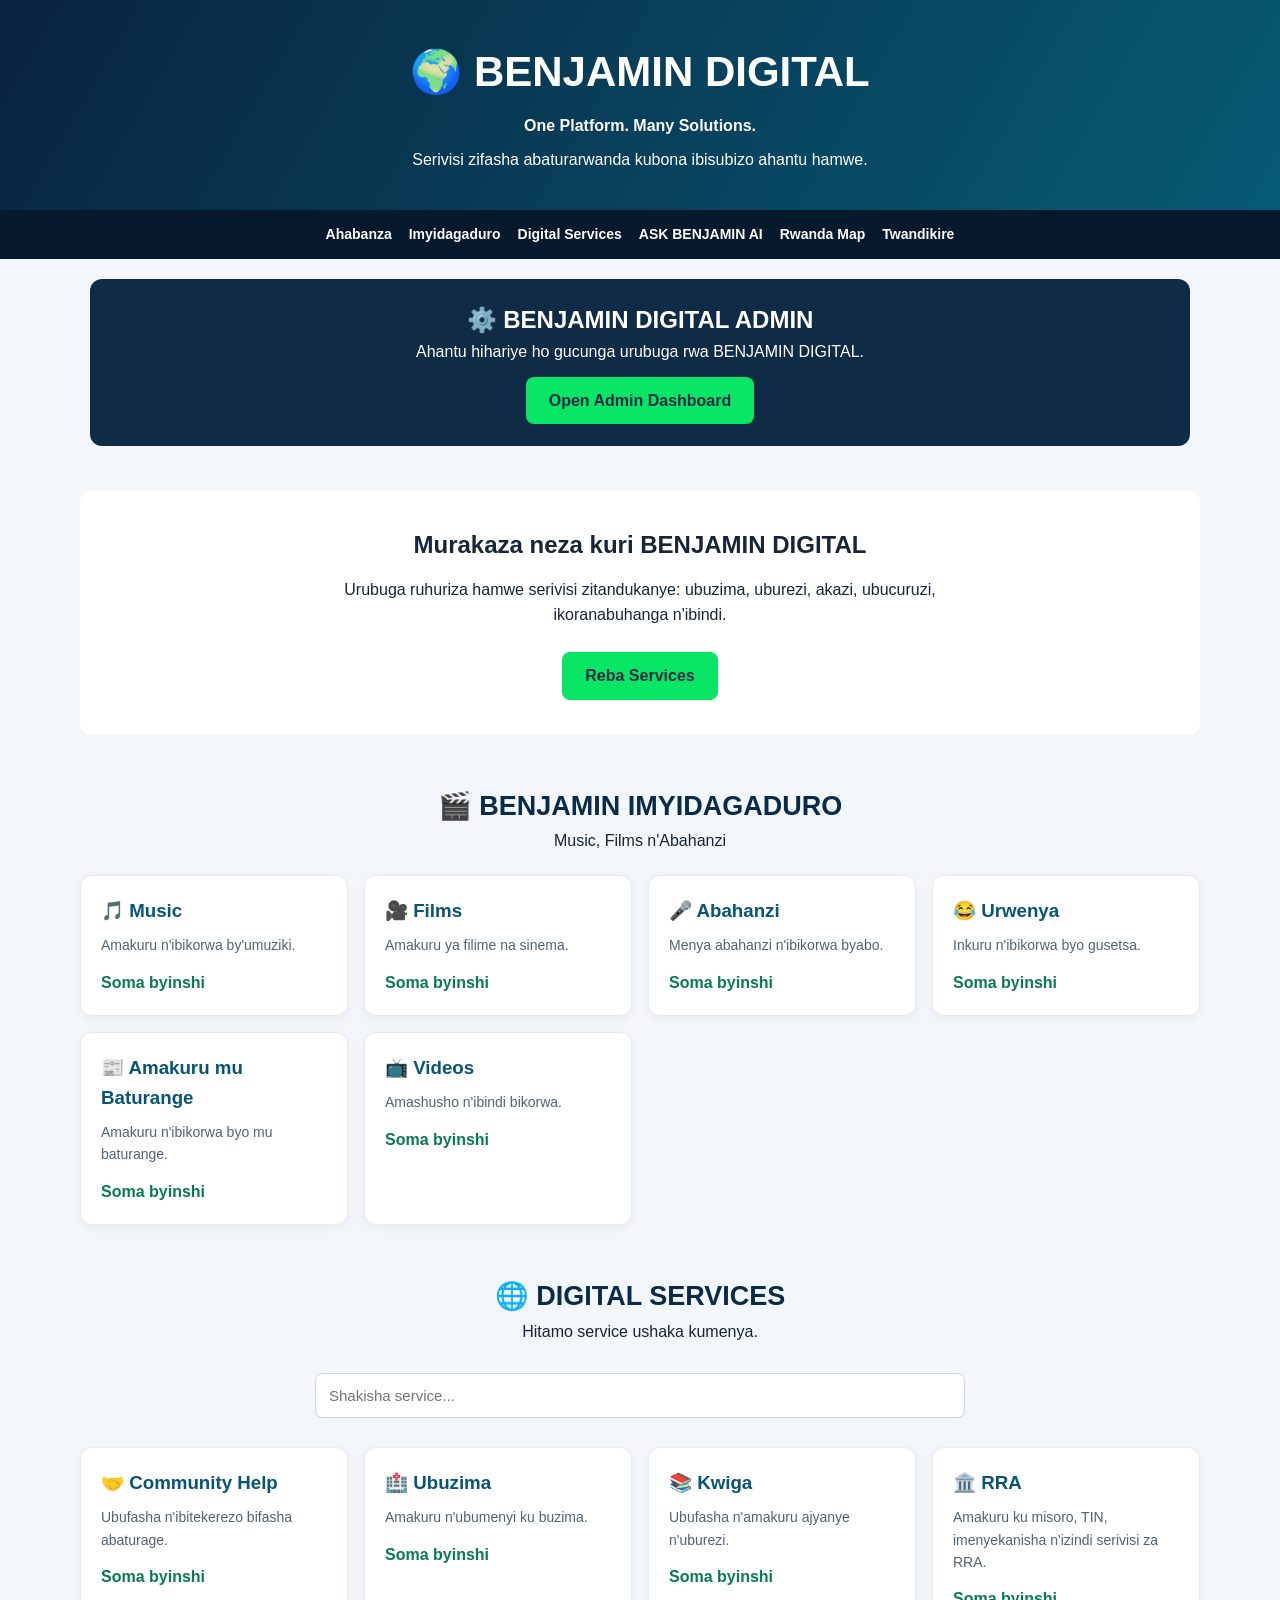
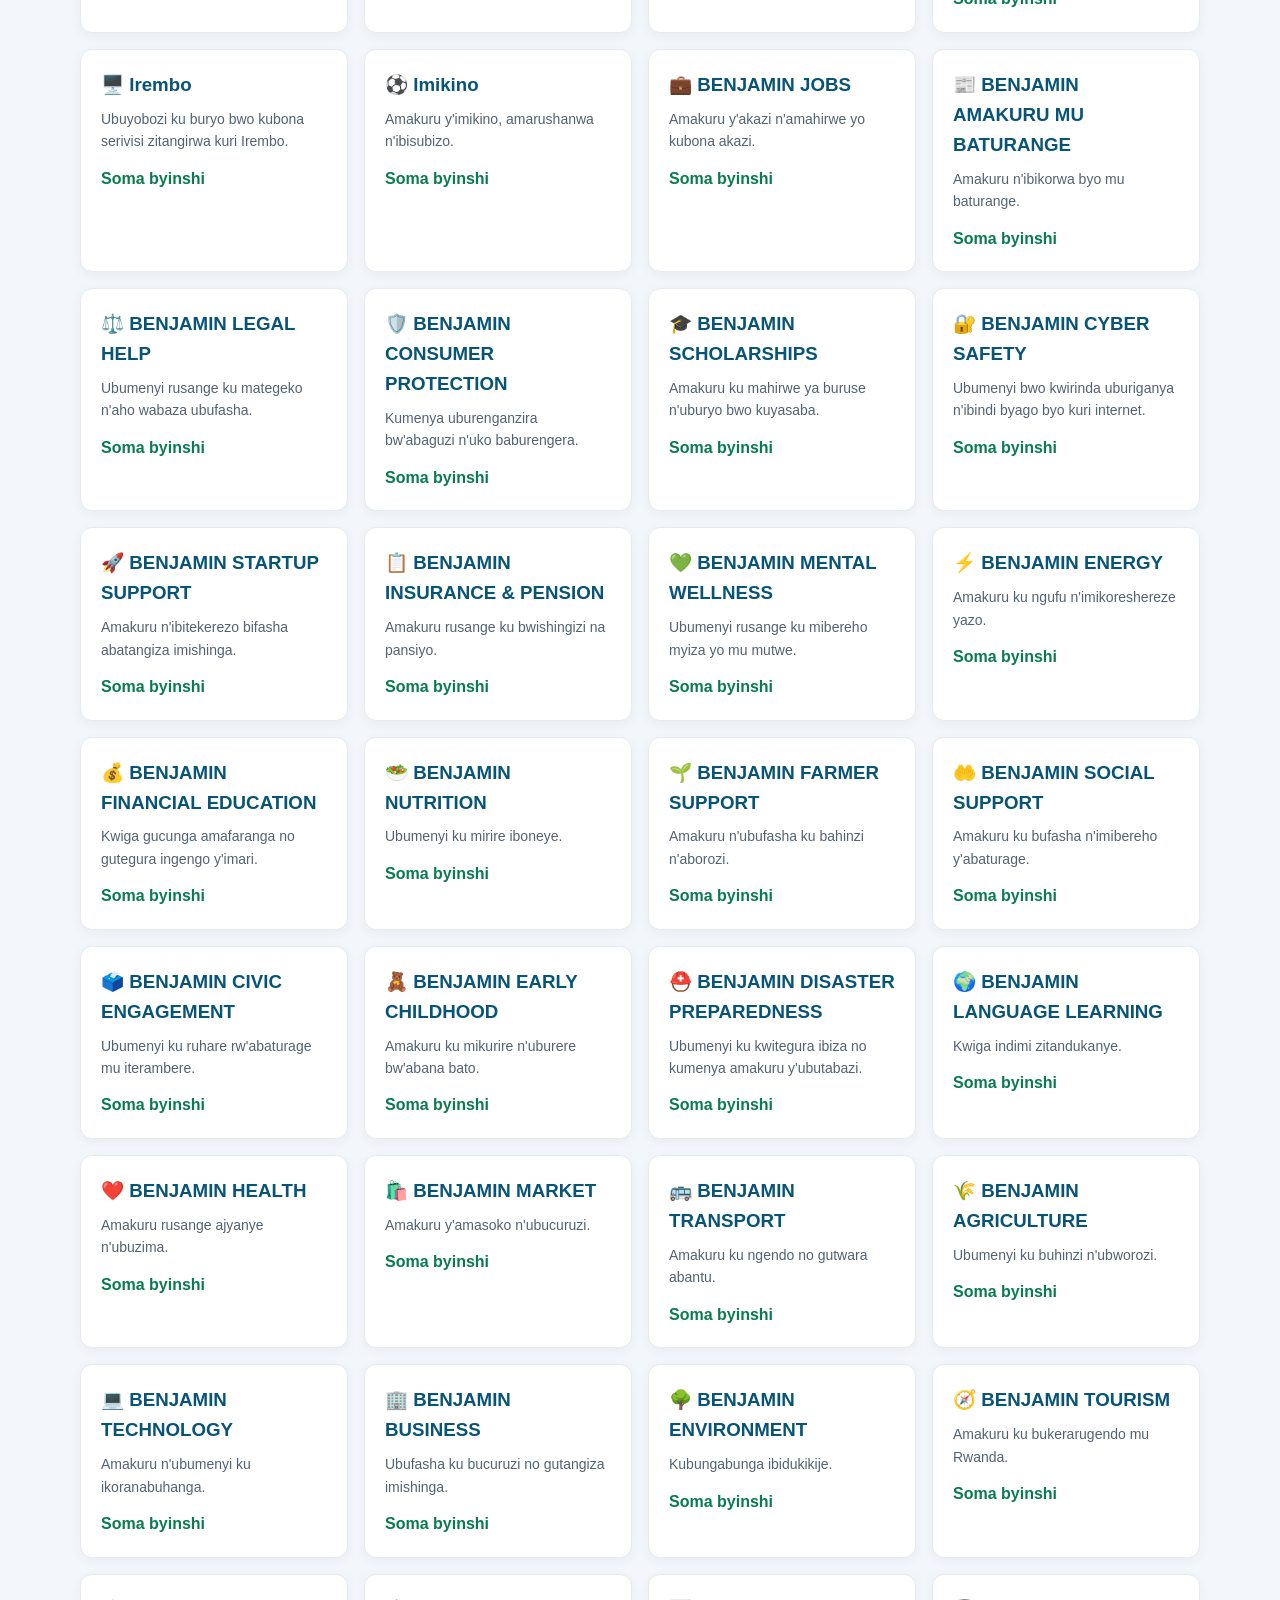
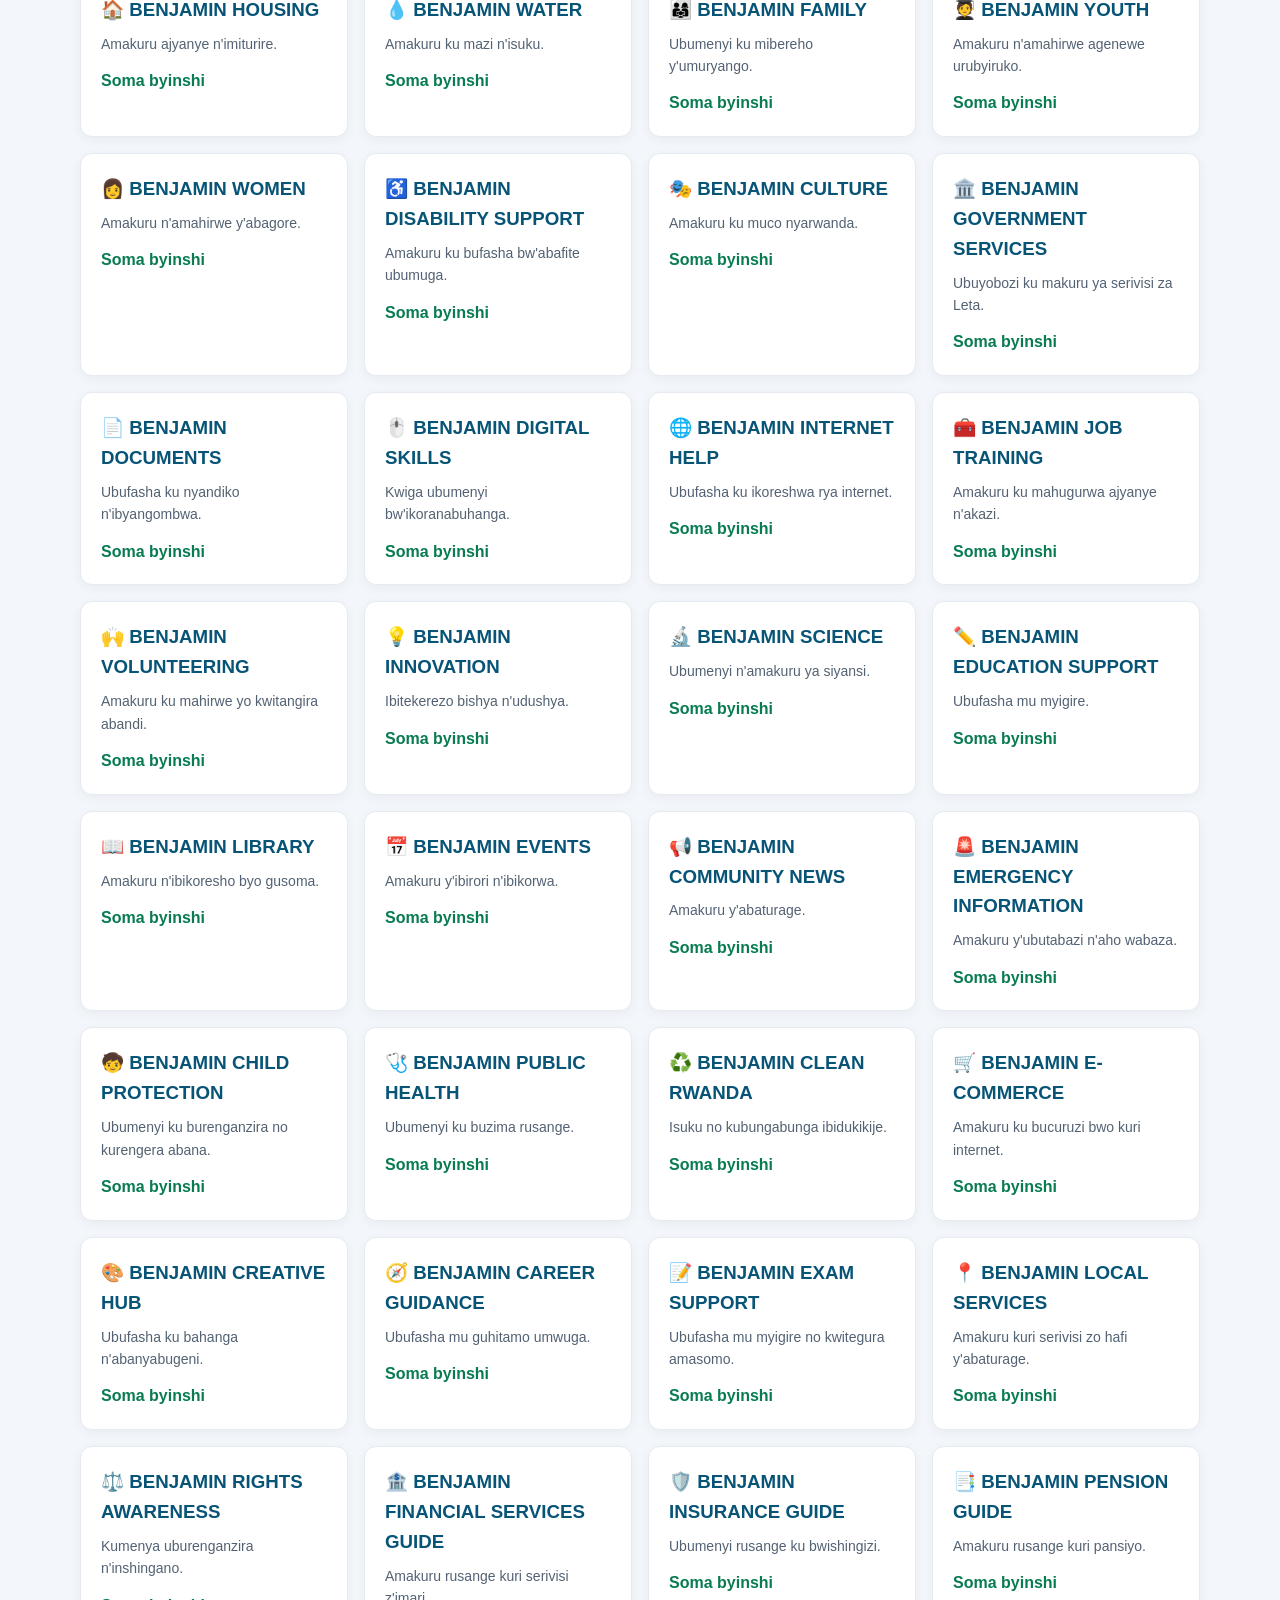
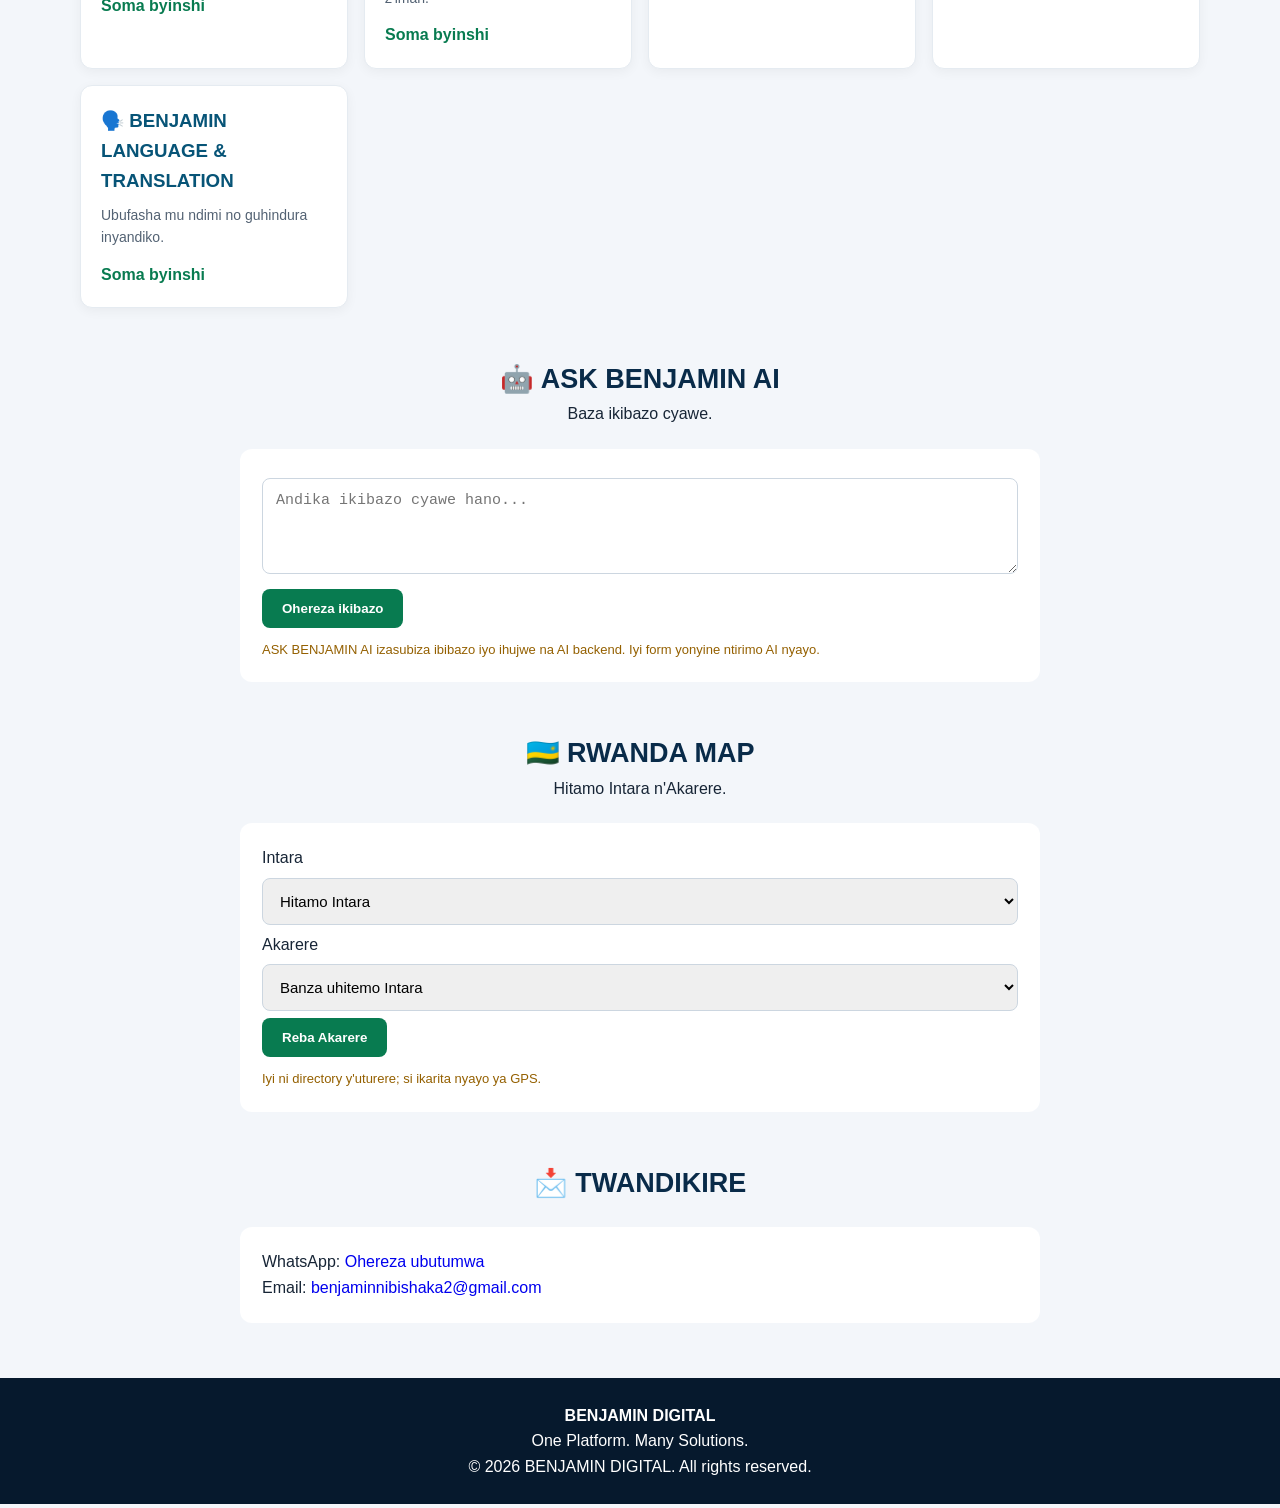
<file: index.html>
<!DOCTYPE html>
<html lang="rw">
<head>
<meta charset="UTF-8">
<meta name="viewport" content="width=device-width, initial-scale=1.0">
<title>BENJAMIN DIGITAL | One Platform. Many Solutions.</title>
<meta name="description" content="BENJAMIN DIGITAL ni urubuga ruhuriza hamwe serivisi zifasha abaturarwanda.">
<meta name="theme-color" content="#09233f">

<style>
*{box-sizing:border-box;margin:0;padding:0}
html{scroll-behavior:smooth}
body{font-family:Arial,sans-serif;background:#f3f6fa;color:#172536;line-height:1.6}
a{text-decoration:none}
header{background:linear-gradient(120deg,#09233f,#075b75);color:white;text-align:center;padding:38px 15px}
header h1{font-size:clamp(27px,5vw,42px)}
header p{margin-top:8px}
nav{background:#06192d;padding:13px;display:flex;justify-content:center;gap:17px;flex-wrap:wrap;position:sticky;top:0;z-index:10}
nav a{color:white;font-weight:bold;font-size:14px}
nav a:hover{color:#09e565}
.container{max-width:1150px;margin:auto;padding:25px 15px}
.admin-top{max-width:1100px;margin:20px auto;padding:22px;background:#102b46;color:white;border-radius:12px;text-align:center}
.admin-button,.main-button{display:inline-block;background:#09e565;color:#102b46;padding:11px 23px;border-radius:8px;font-weight:bold;margin-top:12px}
.section-title{text-align:center;margin-bottom:22px}
.section-title h2{color:#092b49;font-size:27px}
.hero{background:white;padding:35px 18px;border-radius:12px;text-align:center}
.hero p{max-width:700px;margin:12px auto}
.grid{display:grid;grid-template-columns:repeat(auto-fit,minmax(220px,1fr));gap:16px}
.card{background:white;padding:20px;border-radius:12px;border:1px solid #e5ebf1;box-shadow:0 3px 12px #0000000c}
.card h3{color:#075477;margin-bottom:8px}
.card p{font-size:14px;color:#536273}
.card a{display:inline-block;margin-top:13px;color:#087b50;font-weight:bold}
.search-area{max-width:650px;margin:0 auto 22px}
input,textarea,select{width:100%;padding:13px;border:1px solid #ccd6e0;border-radius:8px;font-size:15px;margin:7px 0}
button{background:#087b50;color:white;border:0;border-radius:8px;padding:12px 20px;font-weight:bold;cursor:pointer}
button:hover{background:#065f3d}
.details{max-width:800px;margin:25px auto;background:white;border-radius:12px;padding:24px;border:2px solid #09b66a}
.details h2{color:#075477;margin-bottom:12px}
.details p{margin:10px 0}
.ai-box,.map-box,.contact-box{background:white;padding:22px;border-radius:12px;max-width:800px;margin:auto}
.notice{font-size:13px;color:#946000;margin-top:12px}
footer{background:#06192d;color:white;text-align:center;padding:25px;margin-top:30px}
footer a{color:#09e565}
@media(max-width:600px){nav{gap:11px}nav a{font-size:12px}.container{padding:18px 12px}}
</style>
</head>

<body>

<header>
<h1>🌍 BENJAMIN DIGITAL</h1>
<p><strong>One Platform. Many Solutions.</strong></p>
<p>Serivisi zifasha abaturarwanda kubona ibisubizo ahantu hamwe.</p>
</header>

<nav>
<a href="#home">Ahabanza</a>
<a href="#entertainment">Imyidagaduro</a>
<a href="#services">Digital Services</a>
<a href="#ai">ASK BENJAMIN AI</a>
<a href="#map">Rwanda Map</a>
<a href="#contact">Twandikire</a>
</nav>

<section class="admin-top">
<h2>⚙️ BENJAMIN DIGITAL ADMIN</h2>
<p>Ahantu hihariye ho gucunga urubuga rwa BENJAMIN DIGITAL.</p>
<a href="admin.html" class="admin-button">Open Admin Dashboard</a>
</section>

<main>

<section id="home" class="container">
<div class="hero">
<h2>Murakaza neza kuri BENJAMIN DIGITAL</h2>
<p>Urubuga ruhuriza hamwe serivisi zitandukanye: ubuzima, uburezi, akazi, ubucuruzi, ikoranabuhanga n'ibindi.</p>
<a href="#services" class="main-button">Reba Services</a>
</div>
</section>

<section id="entertainment" class="container">
<div class="section-title">
<h2>🎬 BENJAMIN IMYIDAGADURO</h2>
<p>Music, Films n'Abahanzi</p>
</div>
<div class="grid">
<div class="card"><h3>🎵 Music</h3><p>Amakuru n'ibikorwa by'umuziki.</p><a href="music.html">Soma byinshi</a></div>
<div class="card"><h3>🎥 Films</h3><p>Amakuru ya filime na sinema.</p><a href="#contact">Soma byinshi</a></div>
<div class="card"><h3>🎤 Abahanzi</h3><p>Menya abahanzi n'ibikorwa byabo.</p><a href="#contact">Soma byinshi</a></div>
<div class="card"><h3>😂 Urwenya</h3><p>Inkuru n'ibikorwa byo gusetsa.</p><a href="#contact">Soma byinshi</a></div>
<div class="card"><h3>📰 Amakuru mu Baturange</h3><p>Amakuru n'ibikorwa byo mu baturange.</p><a href="#contact">Soma byinshi</a></div>
<div class="card"><h3>📺 Videos</h3><p>Amashusho n'ibindi bikorwa.</p><a href="#contact">Soma byinshi</a></div>
</div>
</section>

<section id="services" class="container">
<div class="section-title">
<h2>🌐 DIGITAL SERVICES</h2>
<p>Hitamo service ushaka kumenya.</p>
</div>
<div class="search-area">
<input id="serviceSearch" type="search" placeholder="Shakisha service..." oninput="searchServices()">
</div>
<div id="serviceCards" class="grid"></div>
<p id="noResults" style="display:none;text-align:center">Nta service ibonetse.</p>
<div id="serviceDetails"></div>
</section>

<section id="ai" class="container">
<div class="section-title">
<h2>🤖 ASK BENJAMIN AI</h2>
<p>Baza ikibazo cyawe.</p>
</div>
<div class="ai-box">
<form id="aiForm">
<textarea id="question" rows="4" placeholder="Andika ikibazo cyawe hano..." required></textarea>
<button type="submit">Ohereza ikibazo</button>
</form>
<p id="aiAnswer" aria-live="polite"></p>
<p class="notice">ASK BENJAMIN AI izasubiza ibibazo iyo ihujwe na AI backend. Iyi form yonyine ntirimo AI nyayo.</p>
</div>
</section>

<section id="map" class="container">
<div class="section-title">
<h2>🇷🇼 RWANDA MAP</h2>
<p>Hitamo Intara n'Akarere.</p>
</div>
<div class="map-box">
<label>Intara</label>
<select id="province" onchange="updateDistricts()">
<option value="">Hitamo Intara</option>
<option value="Kigali">Umujyi wa Kigali</option>
<option value="South">Intara y'Amajyepfo</option>
<option value="North">Intara y'Amajyaruguru</option>
<option value="East">Intara y'Iburasirazuba</option>
<option value="West">Intara y'Iburengerazuba</option>
</select>
<label>Akarere</label>
<select id="district"><option value="">Banza uhitemo Intara</option></select>
<button onclick="showLocation()">Reba Akarere</button>
<p id="mapResult"></p>
<p class="notice">Iyi ni directory y'uturere; si ikarita nyayo ya GPS.</p>
</div>
</section>

<section id="contact" class="container">
<div class="section-title"><h2>📩 TWANDIKIRE</h2></div>
<div class="contact-box">
<p>WhatsApp: <a href="https://wa.me/250738280217">Ohereza ubutumwa</a></p>
<p>Email: <a href="mailto:benjaminnibishaka2@gmail.com">benjaminnibishaka2@gmail.com</a></p>
</div>
</section>

</main>

<footer>
<p><strong>BENJAMIN DIGITAL</strong></p>
<p>One Platform. Many Solutions.</p>
<p>© <span id="year"></span> BENJAMIN DIGITAL. All rights reserved.</p>
</footer>

<script>
const services = [
["Community Help","🤝","Ubufasha n'ibitekerezo bifasha abaturage."],
["Ubuzima","🏥","Amakuru n'ubumenyi ku buzima."],
["Kwiga","📚","Ubufasha n'amakuru ajyanye n'uburezi."],
["RRA","🏛️","Amakuru ku misoro, TIN, imenyekanisha n'izindi serivisi za RRA."],
["Irembo","🖥️","Ubuyobozi ku buryo bwo kubona serivisi zitangirwa kuri Irembo."],
["Imikino","⚽","Amakuru y'imikino, amarushanwa n'ibisubizo."],
["BENJAMIN JOBS","💼","Amakuru y'akazi n'amahirwe yo kubona akazi."],
["BENJAMIN AMAKURU MU BATURANGE","📰","Amakuru n'ibikorwa byo mu baturange."],
["BENJAMIN LEGAL HELP","⚖️","Ubumenyi rusange ku mategeko n'aho wabaza ubufasha."],
["BENJAMIN CONSUMER PROTECTION","🛡️","Kumenya uburenganzira bw'abaguzi n'uko baburengera."],
["BENJAMIN SCHOLARSHIPS","🎓","Amakuru ku mahirwe ya buruse n'uburyo bwo kuyasaba."],
["BENJAMIN CYBER SAFETY","🔐","Ubumenyi bwo kwirinda uburiganya n'ibindi byago byo kuri internet."],
["BENJAMIN STARTUP SUPPORT","🚀","Amakuru n'ibitekerezo bifasha abatangiza imishinga."],
["BENJAMIN INSURANCE & PENSION","📋","Amakuru rusange ku bwishingizi na pansiyo."],
["BENJAMIN MENTAL WELLNESS","💚","Ubumenyi rusange ku mibereho myiza yo mu mutwe."],
["BENJAMIN ENERGY","⚡","Amakuru ku ngufu n'imikoreshereze yazo."],
["BENJAMIN FINANCIAL EDUCATION","💰","Kwiga gucunga amafaranga no gutegura ingengo y'imari."],
["BENJAMIN NUTRITION","🥗","Ubumenyi ku mirire iboneye."],
["BENJAMIN FARMER SUPPORT","🌱","Amakuru n'ubufasha ku bahinzi n'aborozi."],
["BENJAMIN SOCIAL SUPPORT","🤲","Amakuru ku bufasha n'imibereho y'abaturage."],
["BENJAMIN CIVIC ENGAGEMENT","🗳️","Ubumenyi ku ruhare rw'abaturage mu iterambere."],
["BENJAMIN EARLY CHILDHOOD","🧸","Amakuru ku mikurire n'uburere bw'abana bato."],
["BENJAMIN DISASTER PREPAREDNESS","⛑️","Ubumenyi ku kwitegura ibiza no kumenya amakuru y'ubutabazi."],
["BENJAMIN LANGUAGE LEARNING","🌍","Kwiga indimi zitandukanye."],
["BENJAMIN HEALTH","❤️","Amakuru rusange ajyanye n'ubuzima."],
["BENJAMIN MARKET","🛍️","Amakuru y'amasoko n'ubucuruzi."],
["BENJAMIN TRANSPORT","🚌","Amakuru ku ngendo no gutwara abantu."],
["BENJAMIN AGRICULTURE","🌾","Ubumenyi ku buhinzi n'ubworozi."],
["BENJAMIN TECHNOLOGY","💻","Amakuru n'ubumenyi ku ikoranabuhanga."],
["BENJAMIN BUSINESS","🏢","Ubufasha ku bucuruzi no gutangiza imishinga."],
["BENJAMIN ENVIRONMENT","🌳","Kubungabunga ibidukikije."],
["BENJAMIN TOURISM","🧭","Amakuru ku bukerarugendo mu Rwanda."],
["BENJAMIN HOUSING","🏠","Amakuru ajyanye n'imiturire."],
["BENJAMIN WATER","💧","Amakuru ku mazi n'isuku."],
["BENJAMIN FAMILY","👨‍👩‍👧","Ubumenyi ku mibereho y'umuryango."],
["BENJAMIN YOUTH","🧑‍🎓","Amakuru n'amahirwe agenewe urubyiruko."],
["BENJAMIN WOMEN","👩","Amakuru n'amahirwe y'abagore."],
["BENJAMIN DISABILITY SUPPORT","♿","Amakuru ku bufasha bw'abafite ubumuga."],
["BENJAMIN CULTURE","🎭","Amakuru ku muco nyarwanda."],
["BENJAMIN GOVERNMENT SERVICES","🏛️","Ubuyobozi ku makuru ya serivisi za Leta."],
["BENJAMIN DOCUMENTS","📄","Ubufasha ku nyandiko n'ibyangombwa."],
["BENJAMIN DIGITAL SKILLS","🖱️","Kwiga ubumenyi bw'ikoranabuhanga."],
["BENJAMIN INTERNET HELP","🌐","Ubufasha ku ikoreshwa rya internet."],
["BENJAMIN JOB TRAINING","🧰","Amakuru ku mahugurwa ajyanye n'akazi."],
["BENJAMIN VOLUNTEERING","🙌","Amakuru ku mahirwe yo kwitangira abandi."],
["BENJAMIN INNOVATION","💡","Ibitekerezo bishya n'udushya."],
["BENJAMIN SCIENCE","🔬","Ubumenyi n'amakuru ya siyansi."],
["BENJAMIN EDUCATION SUPPORT","✏️","Ubufasha mu myigire."],
["BENJAMIN LIBRARY","📖","Amakuru n'ibikoresho byo gusoma."],
["BENJAMIN EVENTS","📅","Amakuru y'ibirori n'ibikorwa."],
["BENJAMIN COMMUNITY NEWS","📢","Amakuru y'abaturage."],
["BENJAMIN EMERGENCY INFORMATION","🚨","Amakuru y'ubutabazi n'aho wabaza."],
["BENJAMIN CHILD PROTECTION","🧒","Ubumenyi ku burenganzira no kurengera abana."],
["BENJAMIN PUBLIC HEALTH","🩺","Ubumenyi ku buzima rusange."],
["BENJAMIN CLEAN RWANDA","♻️","Isuku no kubungabunga ibidukikije."],
["BENJAMIN E-COMMERCE","🛒","Amakuru ku bucuruzi bwo kuri internet."],
["BENJAMIN CREATIVE HUB","🎨","Ubufasha ku bahanga n'abanyabugeni."],
["BENJAMIN CAREER GUIDANCE","🧭","Ubufasha mu guhitamo umwuga."],
["BENJAMIN EXAM SUPPORT","📝","Ubufasha mu myigire no kwitegura amasomo."],
["BENJAMIN LOCAL SERVICES","📍","Amakuru kuri serivisi zo hafi y'abaturage."],
["BENJAMIN RIGHTS AWARENESS","⚖️","Kumenya uburenganzira n'inshingano."],
["BENJAMIN FINANCIAL SERVICES GUIDE","🏦","Amakuru rusange kuri serivisi z'imari."],
["BENJAMIN INSURANCE GUIDE","🛡️","Ubumenyi rusange ku bwishingizi."],
["BENJAMIN PENSION GUIDE","📑","Amakuru rusange kuri pansiyo."],
["BENJAMIN LANGUAGE & TRANSLATION","🗣️","Ubufasha mu ndimi no guhindura inyandiko."]
];

function renderServices(list){
 const area=document.getElementById("serviceCards");
 area.innerHTML="";
 list.forEach(service=>{
  const card=document.createElement("article");
  card.className="card";
  const title=document.createElement("h3");
  title.textContent=service[1]+" "+service[0];
  const desc=document.createElement("p");
  desc.textContent=service[2];
  const link=document.createElement("a");
  link.href="#serviceDetails";
  link.textContent="Soma byinshi";
  link.addEventListener("click",()=>showServiceDetails(service));
  card.append(title,desc,link);
  area.appendChild(card);
 });
 document.getElementById("noResults").style.display=list.length?"none":"block";
}

function showServiceDetails(service){
 const area=document.getElementById("serviceDetails");
 area.innerHTML="";
 const box=document.createElement("div");
 box.className="details";
 const title=document.createElement("h2");
 title.textContent=service[1]+" "+service[0];
 const desc=document.createElement("p");
 desc.textContent=service[2];
 const explanation=document.createElement("p");
 explanation.textContent="Iyi service igamije gufasha abaturarwanda kubona amakuru, ubumenyi n'ubuyobozi bijyanye na "+service[0]+". Ishobora kugufasha kumenya serivisi ziboneka, aho wazisabira n'ibyo ugomba gutegura. Menya ko amakuru yihariye ashobora guhinduka; ujye unagenzura ku rwego rubifitiye ububasha.";
 const close=document.createElement("button");
 close.textContent="Funga";
 close.addEventListener("click",()=>{area.innerHTML="";});
 box.append(title,desc,explanation,close);
 area.appendChild(box);
 box.scrollIntoView({behavior:"smooth",block:"center"});
}

function searchServices(){
 const q=document.getElementById("serviceSearch").value.toLowerCase().trim();
 renderServices(services.filter(s=>s.join(" ").toLowerCase().includes(q)));
}
renderServices(services);
document.getElementById("year").textContent=new Date().getFullYear();

document.getElementById("aiForm").addEventListener("submit",function(e){
 e.preventDefault();
 const q=document.getElementById("question").value.trim();
 if(!q)return;
 document.getElementById("aiAnswer").textContent="Murakoze kubaza. ASK BENJAMIN AI ntirahuza na AI backend. Iki kibazo kizajya gisubizwa iyo AI nyayo imaze guhuzwa n'urubuga.";
});

const districts={
 Kigali:["Gasabo","Kicukiro","Nyarugenge"],
 South:["Gisagara","Huye","Kamonyi","Muhanga","Nyamagabe","Nyanza","Nyaruguru","Ruhango"],
 North:["Burera","Gakenke","Gicumbi","Musanze","Rulindo"],
 East:["Bugesera","Gatsibo","Kayonza","Kirehe","Ngoma","Nyagatare","Rwamagana"],
 West:["Karongi","Ngororero","Nyabihu","Nyamasheke","Rubavu","Rusizi","Rutsiro"]
};

function updateDistricts(){
 const p=document.getElementById("province").value;
 const d=document.getElementById("district");
 d.innerHTML='<option value="">Hitamo Akarere</option>';
 (districts[p]||[]).forEach(name=>{
  const option=document.createElement("option");
  option.value=name;
  option.textContent=name;
  d.appendChild(option);
 });
}
function showLocation(){
 const d=document.getElementById("district").value;
 document.getElementById("mapResult").textContent=d?"Wahisemo Akarere ka "+d+".":"Banza uhitemo Intara n'Akarere.";
}
</script>
</body>
</html>
</file>
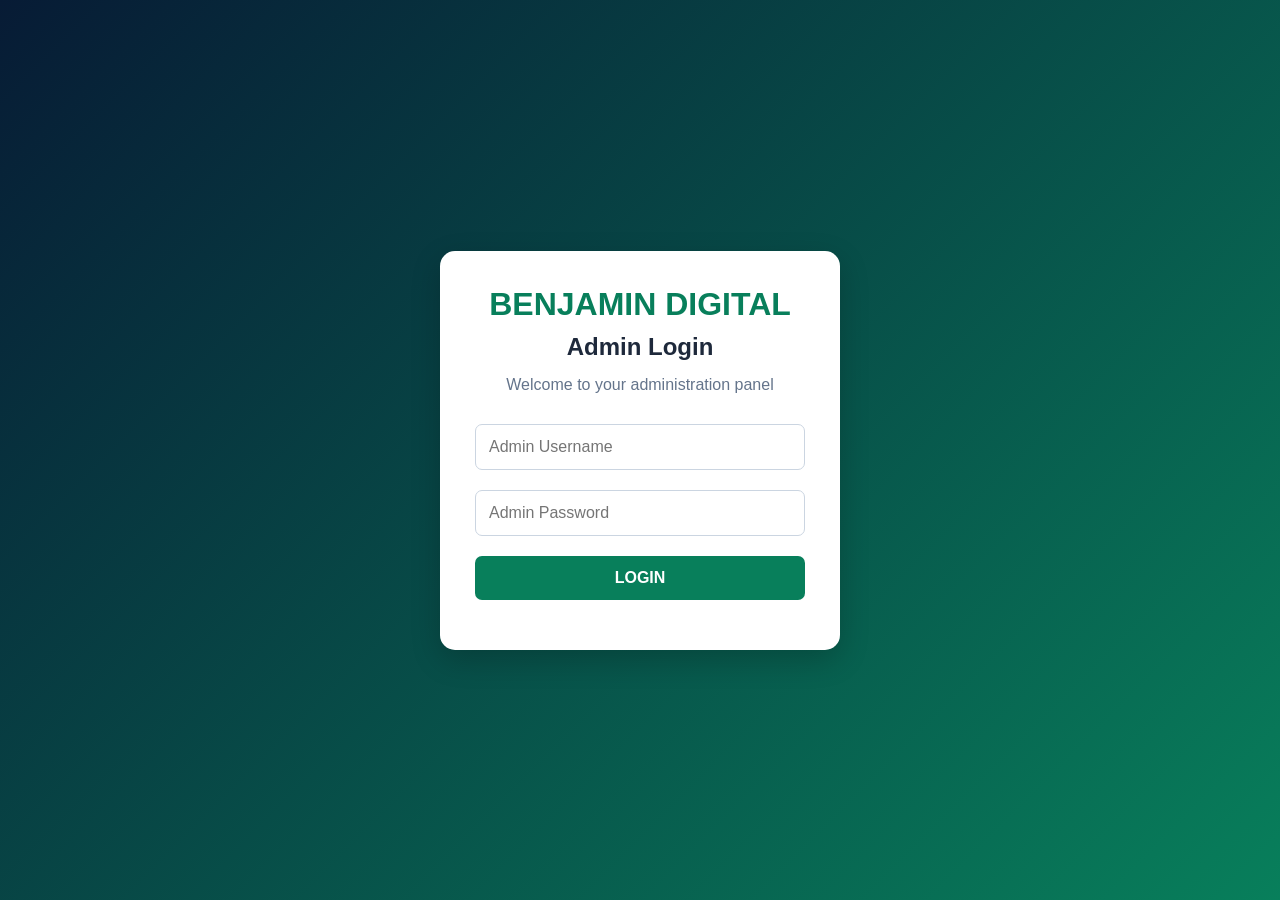
<file: admin.html>
<!DOCTYPE html>
<html lang="rw">

<head>
    <meta charset="UTF-8">
    <meta name="viewport" content="width=device-width, initial-scale=1.0">

    <title>BENJAMIN DIGITAL | Admin Dashboard</title>

    <style>
        * {
            margin: 0;
            padding: 0;
            box-sizing: border-box;
            font-family: Arial, sans-serif;
        }

        body {
            background: #f1f5f9;
            color: #1e293b;
        }

        button, input, textarea, select {
            font: inherit;
        }

        button {
            cursor: pointer;
        }

        /* LOGIN */

        #loginPage {
            min-height: 100vh;
            display: flex;
            align-items: center;
            justify-content: center;
            padding: 20px;
            background: linear-gradient(135deg, #071b35, #087f5b);
        }

        .login-box {
            background: white;
            padding: 35px;
            border-radius: 15px;
            width: 100%;
            max-width: 400px;
            text-align: center;
            box-shadow: 0 10px 30px #0003;
        }

        .login-box h1 {
            color: #087f5b;
            margin-bottom: 10px;
        }

        .login-box h2 {
            margin-bottom: 15px;
        }

        .login-box p {
            color: #64748b;
            margin-bottom: 20px;
        }

        .login-box input {
            width: 100%;
            padding: 13px;
            margin: 10px 0;
            border: 1px solid #cbd5e1;
            border-radius: 7px;
        }

        .login-btn {
            width: 100%;
            padding: 13px;
            background: #087f5b;
            color: white;
            border: none;
            border-radius: 7px;
            margin-top: 10px;
            font-weight: bold;
        }

        #loginMessage {
            color: red;
            margin-top: 15px;
        }

        /* HEADER */

        header {
            background: #071b35;
            color: white;
            padding: 20px 30px;
            display: flex;
            justify-content: space-between;
            align-items: center;
            flex-wrap: wrap;
            gap: 15px;
        }

        header h2 {
            color: #10b981;
        }

        .logout {
            background: #ef4444;
            color: white;
            border: none;
            padding: 12px 18px;
            border-radius: 7px;
        }

        /* LAYOUT */

        #dashboard {
            display: none;
        }

        .layout {
            display: flex;
            min-height: calc(100vh - 75px);
        }

        aside {
            width: 230px;
            background: #10243e;
            padding: 25px 15px;
            flex-shrink: 0;
        }

        aside button {
            display: block;
            width: 100%;
            text-align: left;
            background: transparent;
            color: white;
            border: none;
            padding: 14px;
            border-radius: 7px;
            margin-bottom: 8px;
        }

        aside button:hover,
        aside button.active {
            background: #087f5b;
        }

        main {
            flex: 1;
            padding: 30px;
            min-width: 0;
        }

        .content {
            display: none;
        }

        .content.active {
            display: block;
        }

        .welcome {
            margin-bottom: 25px;
        }

        .welcome h1 {
            margin-bottom: 10px;
        }

        /* DASHBOARD CARDS */

        .cards {
            display: grid;
            grid-template-columns: repeat(auto-fit, minmax(180px, 1fr));
            gap: 20px;
            margin-bottom: 30px;
        }

        .card {
            background: white;
            padding: 25px;
            border-radius: 12px;
            box-shadow: 0 3px 10px #00000008;
        }

        .card h3 {
            color: #64748b;
            font-size: 15px;
            margin-bottom: 15px;
        }

        .card h1 {
            color: #087f5b;
            font-size: 30px;
            margin-bottom: 8px;
        }

        .card p {
            color: #64748b;
            font-size: 13px;
        }

        /* SECTIONS */

        .section {
            background: white;
            padding: 25px;
            border-radius: 12px;
            margin-bottom: 20px;
        }

        .section h2 {
            margin-bottom: 18px;
        }

        .section p {
            line-height: 1.8;
        }

        .green-btn {
            background: #087f5b;
            color: white;
            border: none;
            padding: 12px 18px;
            border-radius: 7px;
            margin-top: 15px;
        }

        .blue-btn {
            background: #2563eb;
            color: white;
            border: none;
            padding: 12px 18px;
            border-radius: 7px;
            margin-top: 15px;
        }

        .red-btn {
            background: #dc2626;
            color: white;
            border: none;
            padding: 10px 15px;
            border-radius: 7px;
        }

        /* SERVICES */

        .service-list {
            display: grid;
            grid-template-columns: repeat(auto-fit, minmax(190px, 1fr));
            gap: 12px;
            margin-top: 20px;
        }

        .service {
            background: #f1f5f9;
            padding: 15px;
            border-radius: 8px;
            border-left: 4px solid #087f5b;
        }

        .service p {
            font-size: 13px;
            color: #64748b;
        }

        .service-search {
            width: 100%;
            padding: 13px;
            border: 1px solid #cbd5e1;
            border-radius: 7px;
            margin-top: 15px;
        }

        /* FORMS */

        .admin-form input,
        .admin-form textarea,
        .admin-form select {
            width: 100%;
            padding: 12px;
            margin: 8px 0;
            border: 1px solid #cbd5e1;
            border-radius: 7px;
        }

        /* TABLE */

        .table-wrap {
            overflow-x: auto;
        }

        table {
            width: 100%;
            border-collapse: collapse;
            margin-top: 15px;
        }

        th, td {
            padding: 13px;
            border-bottom: 1px solid #e2e8f0;
            text-align: left;
        }

        th {
            background: #f1f5f9;
        }

        /* STATUS */

        .status {
            display: inline-block;
            background: #dcfce7;
            color: #166534;
            padding: 5px 10px;
            border-radius: 20px;
            font-size: 12px;
        }

        .notice {
            background: #fff7ed;
            border-left: 4px solid #f59e0b;
            padding: 15px;
            border-radius: 5px;
            margin-top: 15px;
        }

        footer {
            text-align: center;
            padding: 20px;
            color: #64748b;
        }

        /* MOBILE */

        @media (max-width: 700px) {

            .layout {
                flex-direction: column;
            }

            aside {
                width: 100%;
                display: flex;
                flex-wrap: wrap;
                padding: 12px;
            }

            aside button {
                width: auto;
                margin: 3px;
                font-size: 13px;
                padding: 10px;
            }

            main {
                padding: 15px;
            }

            header {
                padding: 18px;
            }

            .section {
                padding: 18px;
            }
        }
    </style>
</head>

<body>

    <!-- LOGIN PAGE -->

    <div id="loginPage">

        <div class="login-box">

            <h1>BENJAMIN DIGITAL</h1>

            <h2>Admin Login</h2>

            <p>Welcome to your administration panel</p>

            <form id="loginForm">

                <input
                    type="text"
                    id="username"
                    placeholder="Admin Username"
                    required
                >

                <input
                    type="password"
                    id="password"
                    placeholder="Admin Password"
                    required
                >

                <button type="submit" class="login-btn">
                    LOGIN
                </button>

            </form>

            <div id="loginMessage"></div>

        </div>

    </div>


    <!-- ADMIN DASHBOARD -->

    <div id="dashboard">

        <header>

            <div>
                <h2>BENJAMIN DIGITAL</h2>
                <p>Administration Dashboard</p>
            </div>

            <button class="logout" onclick="logout()">
                Logout
            </button>

        </header>


        <div class="layout">


            <!-- SIDEBAR -->

            <aside>

                <button class="active" onclick="showSection('home', this)">
                    🏠 Dashboard
                </button>

                <button onclick="showSection('services', this)">
                    🛠️ Services
                </button>

                <button onclick="showSection('visitors', this)">
                    📊 Website Visitors
                </button>

                <button onclick="showSection('comments', this)">
                    💬 Comments
                </button>

                <button onclick="showSection('ai', this)">
                    🤖 ASK BENJAMIN AI
                </button>

                <button onclick="showSection('settings', this)">
                    ⚙️ Settings
                </button>

                <button onclick="window.open('index.html', '_blank')">
                    🌐 Visit Website
                </button>

            </aside>


            <!-- MAIN CONTENT -->

            <main>


                <!-- HOME DASHBOARD -->

                <div id="home" class="content active">

                    <div class="welcome">

                        <h1>Welcome, Admin!</h1>

                        <p>
                            Manage your BENJAMIN DIGITAL platform
                            from one place.
                        </p>

                    </div>


                    <div class="cards">

                        <div class="card">

                            <h3>🛠️ Total Services</h3>

                            <h1 id="totalServices">84+</h1>

                            <p>Planned platform services</p>

                        </div>


                        <div class="card">

                            <h3>👥 Total Visitors</h3>

                            <h1 id="totalVisitors">--</h1>

                            <p>All-time visitors</p>

                        </div>


                        <div class="card">

                            <h3>📅 Today's Visitors</h3>

                            <h1 id="todayVisitors">--</h1>

                            <p>Visitors today</p>

                        </div>


                        <div class="card">

                            <h3>🟢 Active Visitors</h3>

                            <h1 id="activeVisitors">--</h1>

                            <p>Last 30 minutes</p>

                        </div>


                        <div class="card">

                            <h3>📄 Page Views</h3>

                            <h1 id="pageViews">--</h1>

                            <p>Total pages viewed</p>

                        </div>


                        <div class="card">

                            <h3>🌐 Website Status</h3>

                            <h1 style="font-size:20px;">Online</h1>

                            <p>Platform status</p>

                        </div>

                    </div>


                    <div class="section">

                        <h2>Platform Overview</h2>

                        <p>
                            BENJAMIN DIGITAL is an all-in-one platform
                            designed to help Rwandans access useful
                            digital services.
                        </p>

                        <p>
                            Vision: One Platform. Many Solutions.
                        </p>

                        <p>
                            ASK BENJAMIN AI: Your digital assistant.
                        </p>

                    </div>


                    <div class="section">

                        <h2>📈 Website Traffic</h2>

                        <p>
                            Monitor visitors and traffic on
                            BENJAMIN DIGITAL.
                        </p>

                        <button class="green-btn"
                            onclick="openAnalytics()">

                            Open Google Analytics

                        </button>

                    </div>

                </div>


                <!-- SERVICES -->

                <div id="services" class="content">

                    <div class="section">

                        <h2>🛠️ Manage Services</h2>

                        <p>
                            Search and view the services planned
                            for BENJAMIN DIGITAL.
                        </p>

                        <input
                            type="text"
                            id="serviceSearch"
                            class="service-search"
                            placeholder="Search services..."
                            oninput="searchServices()"
                        >

                        <div class="service-list" id="serviceList">

                            <div class="service">ASK BENJAMIN AI</div>
                            <div class="service">BENJAMIN HEALTH</div>
                            <div class="service">BENJAMIN MARKET</div>
                            <div class="service">BENJAMIN JOBS</div>
                            <div class="service">BENJAMIN EDUCATION</div>
                            <div class="service">BENJAMIN TRANSPORT</div>
                            <div class="service">BENJAMIN LEGAL HELP</div>
                            <div class="service">BENJAMIN CYBER SAFETY</div>
                            <div class="service">BENJAMIN SCHOLARSHIPS</div>
                            <div class="service">BENJAMIN STARTUP SUPPORT</div>
                            <div class="service">BENJAMIN INSURANCE & PENSION</div>
                            <div class="service">BENJAMIN AMAKURU MU BATURANGE</div>
                            <div class="service">BENJAMIN CONSUMER PROTECTION</div>
                            <div class="service">BENJAMIN MENTAL WELLNESS</div>
                            <div class="service">BENJAMIN ENERGY</div>
                            <div class="service">BENJAMIN FINANCIAL EDUCATION</div>
                            <div class="service">BENJAMIN NUTRITION</div>
                            <div class="service">BENJAMIN FARMER SUPPORT</div>
                            <div class="service">BENJAMIN SOCIAL SUPPORT</div>
                            <div class="service">BENJAMIN CIVIC ENGAGEMENT</div>
                            <div class="service">BENJAMIN EARLY CHILDHOOD</div>
                            <div class="service">BENJAMIN RRA</div>
                            <div class="service">BENJAMIN IREMBO</div>
                            <div class="service">BENJAMIN IMIKINO</div>
                            <div class="service">BENJAMIN COMMUNITY HELP</div>

                        </div>

                        <button class="green-btn"
                            onclick="alert('Service management will be connected to a database.')">

                            Add New Service

                        </button>

                    </div>

                </div>


                <!-- WEBSITE VISITORS -->

                <div id="visitors" class="content">

                    <div class="section">

                        <h2>📊 Website Visitors</h2>

                        <p>
                            Visitor statistics for BENJAMIN DIGITAL.
                        </p>

                        <div class="cards" style="margin-top:25px;">

                            <div class="card">

                                <h3>Total Visitors</h3>

                                <h1>--</h1>

                            </div>

                            <div class="card">

                                <h3>Today's Visitors</h3>

                                <h1>--</h1>

                            </div>

                            <div class="card">

                                <h3>Active Visitors</h3>

                                <h1>--</h1>

                            </div>

                            <div class="card">

                                <h3>Page Views</h3>

                                <h1>--</h1>

                            </div>

                        </div>

                        <button class="green-btn"
                            onclick="openAnalytics()">

                            Open Google Analytics

                        </button>

                        <div class="notice">

                            Visitor statistics will appear here
                            after Google Analytics is connected.

                        </div>

                    </div>

                </div>


                <!-- COMMENTS -->

                <div id="comments" class="content">

                    <div class="section">

                        <h2>💬 Manage Comments</h2>

                        <p>
                            Comments from website visitors
                            will be managed here.
                        </p>

                        <div class="notice">

                            Comments are not yet connected
                            to a database.

                        </div>

                    </div>

                </div>


                <!-- ASK BENJAMIN AI -->

                <div id="ai" class="content">

                    <div class="section">

                        <h2>🤖 ASK BENJAMIN AI</h2>

                        <p>
                            Manage the AI assistant for
                            BENJAMIN DIGITAL.
                        </p>

                        <div class="cards" style="margin-top:20px;">

                            <div class="card">

                                <h3>AI Assistant</h3>

                                <h1 style="font-size:20px;">Planned</h1>

                                <p>AI integration status</p>

                            </div>

                            <div class="card">

                                <h3>Languages</h3>

                                <h1 style="font-size:20px;">Multilingual</h1>

                                <p>Language support</p>

                            </div>

                        </div>

                        <button class="green-btn"
                            onclick="alert('AI settings will be connected later.')">

                            AI Settings

                        </button>

                    </div>

                </div>


                <!-- SETTINGS -->

                <div id="settings" class="content">

                    <div class="section">

                        <h2>⚙️ Admin Settings</h2>

                        <p>
                            Website: BENJAMIN DIGITAL
                        </p>

                        <p>
                            Vision: One Platform. Many Solutions.
                        </p>

                        <p>
                            Admin account: Administrator
                        </p>

                        <div class="notice">

                            This is a demonstration Admin panel.
                            Secure authentication and database
                            integration will be added before
                            public deployment.

                        </div>

                    </div>

                </div>


            </main>

        </div>


        <footer>

            © 2026 BENJAMIN DIGITAL |
            One Platform. Many Solutions.

        </footer>

    </div>


    <!-- JAVASCRIPT -->

    <script>

        // DEMO LOGIN ONLY
        // NOT SECURE FOR A LIVE WEBSITE

        const demoUsername = "BENJAMIN";
        const demoPassword = "benjamin123@10!";


        // LOGIN

        document.getElementById("loginForm")
        .addEventListener("submit", function(event) {

            event.preventDefault();

            const username =
                document.getElementById("username").value;

            const password =
                document.getElementById("password").value;


            if (
                username === demoUsername &&
                password === demoPassword
            ) {

                document.getElementById("loginPage").style.display = "none";

                document.getElementById("dashboard").style.display = "block";

                document.getElementById("loginMessage").textContent = "";

            } else {

                document.getElementById("loginMessage").textContent =
                    "Incorrect username or password!";

            }

        });


        // LOGOUT

        function logout() {

            document.getElementById("dashboard").style.display = "none";

            document.getElementById("loginPage").style.display = "flex";

            document.getElementById("loginForm").reset();

        }


        // NAVIGATION

        function showSection(sectionId, button) {

            const sections =
                document.querySelectorAll(".content");

            sections.forEach(function(section) {

                section.classList.remove("active");

            });


            document.getElementById(sectionId)
            .classList.add("active");


            const buttons =
                document.querySelectorAll("aside button");

            buttons.forEach(function(btn) {

                btn.classList.remove("active");

            });


            if (button) {

                button.classList.add("active");

            }

        }


        // SERVICE SEARCH

        function searchServices() {

            const searchValue =
                document.getElementById("serviceSearch")
                .value.toLowerCase();

            const services =
                document.querySelectorAll("#serviceList .service");


            services.forEach(function(service) {

                const serviceName =
                    service.textContent.toLowerCase();

                if (serviceName.includes(searchValue)) {

                    service.style.display = "block";

                } else {

                    service.style.display = "none";

                }

            });

        }


        // GOOGLE ANALYTICS

        function openAnalytics() {

            window.open(
                "https://analytics.google.com/",
                "_blank"
            );

        }

    </script>

</body>

</html>
</file>
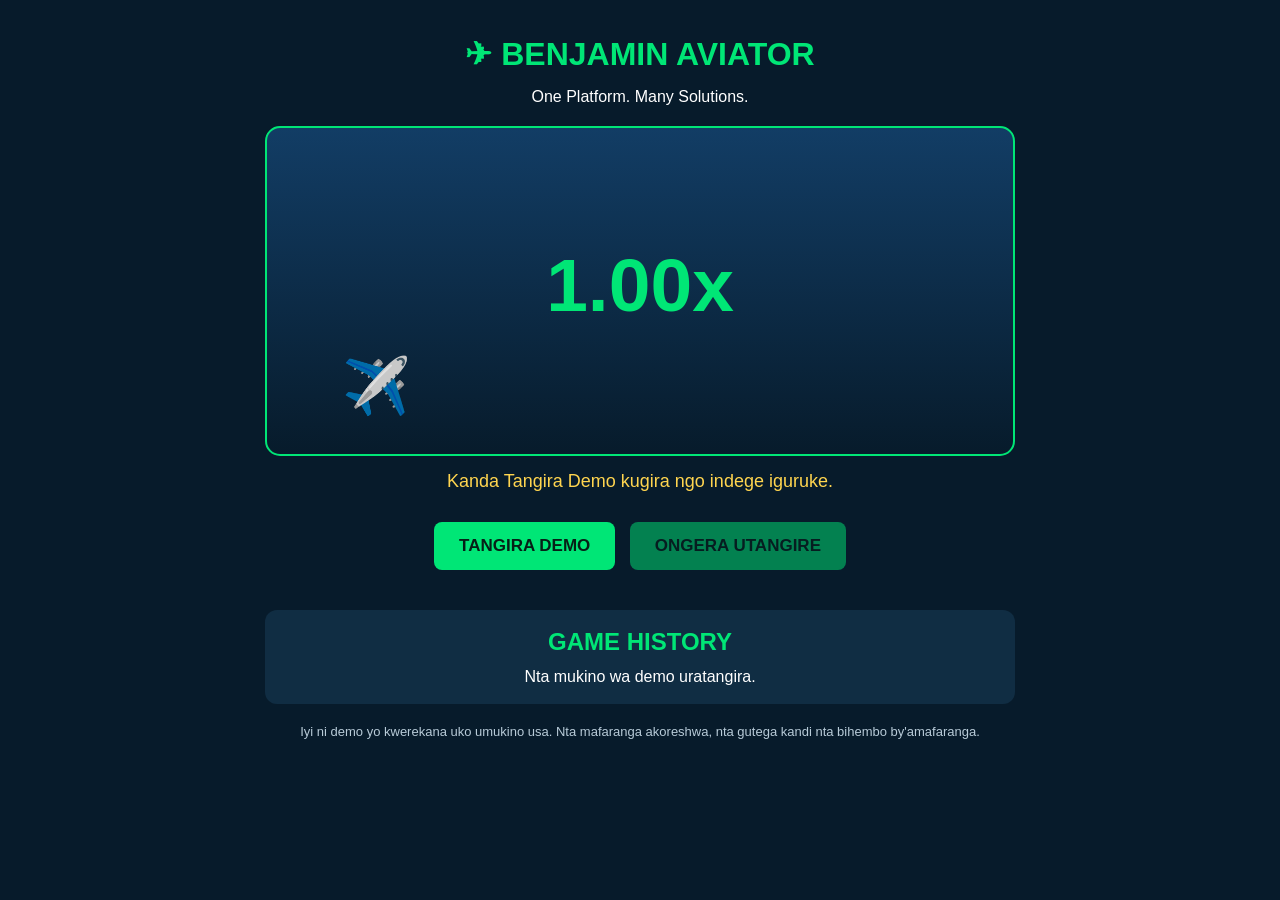
<file: aviator.html>
<!DOCTYPE html>
<html lang="rw">
<head>
<meta charset="UTF-8">
<meta name="viewport" content="width=device-width, initial-scale=1.0">
<title>BENJAMIN AVIATOR DEMO</title>
<style>
*{box-sizing:border-box;margin:0;padding:0}
body{font-family:Arial,sans-serif;background:#071b2b;color:white;text-align:center;padding:20px}
.container{max-width:750px;margin:auto}
h1{color:#00e676;margin:15px 0}
.game{position:relative;height:330px;margin-top:20px;border:2px solid #00e676;border-radius:15px;overflow:hidden;background:linear-gradient(180deg,#123d65,#071b2b)}
.multiplier{position:absolute;top:35%;width:100%;font-size:clamp(40px,10vw,75px);font-weight:bold;color:#00e676}
.plane{position:absolute;left:10%;bottom:35px;font-size:55px;transition:left .2s linear,bottom .2s linear}
button{background:#00e676;color:#062017;border:none;padding:14px 25px;margin:15px 5px;border-radius:8px;font-size:17px;font-weight:bold;cursor:pointer}
button:disabled{opacity:.5;cursor:not-allowed}
.status{margin:15px;color:#ffd54f;font-size:18px}
.history{margin-top:25px;background:#102d43;padding:18px;border-radius:12px}
.history h2{color:#00e676;margin-bottom:12px}
.history-item{padding:10px;border-bottom:1px solid #345}
.notice{margin-top:20px;font-size:13px;color:#b8cbd8}
</style>
</head>
<body>
<div class="container">
<h1>✈ BENJAMIN AVIATOR</h1>
<p>One Platform. Many Solutions.</p>

<div class="game">
<div class="multiplier" id="multiplier">1.00x</div>
<div class="plane" id="plane">✈️</div>
</div>

<div class="status" id="status">Kanda Tangira Demo kugira ngo indege iguruke.</div>

<button id="startBtn" onclick="startGame()">TANGIRA DEMO</button>
<button id="resetBtn" onclick="resetGame()" disabled>ONGERA UTANGIRE</button>

<div class="history">
<h2>GAME HISTORY</h2>
<div id="history">Nta mukino wa demo uratangira.</div>
</div>

<p class="notice">
Iyi ni demo yo kwerekana uko umukino usa. Nta mafaranga akoreshwa,
nta gutega kandi nta bihembo by'amafaranga.
</p>
</div>

<script>
let timer = null;
let startTime = 0;
let round = 0;
let running = false;

const multiplier = document.getElementById("multiplier");
const plane = document.getElementById("plane");
const statusText = document.getElementById("status");
const startBtn = document.getElementById("startBtn");
const resetBtn = document.getElementById("resetBtn");
const historyBox = document.getElementById("history");

function startGame() {
  if (running) return;

  running = true;
  round++;
  startTime = Date.now();
  startBtn.disabled = true;
  resetBtn.disabled = true;
  statusText.textContent = "Indege iri kuguruka...";

  timer = setInterval(() => {
    const elapsed = (Date.now() - startTime) / 1000;
    const value = Math.min(100000, Math.pow(1.65, elapsed));

    multiplier.textContent = value.toFixed(2) + "x";

    const progress = Math.min(elapsed / 25, 1);
    plane.style.left = (10 + progress * 75) + "%";
    plane.style.bottom = (35 + progress * 180) + "px";

    if (value >= 100000) finishGame();
  }, 100);
}

function finishGame() {
  clearInterval(timer);
  running = false;
  multiplier.textContent = "100000.00x";
  statusText.textContent = "Demo irarangiye! Indege yageze ku mubare ntarengwa.";
  startBtn.disabled = true;
  resetBtn.disabled = false;

  const item = document.createElement("div");
  item.className = "history-item";
  item.textContent = "Round " + round + " — 100000.00x";
  historyBox.prepend(item);
}

function resetGame() {
  clearInterval(timer);
  running = false;

  multiplier.textContent = "1.00x";
  plane.style.left = "10%";
  plane.style.bottom = "35px";
  statusText.textContent = "Kanda Tangira Demo kugira ngo indege iguruke.";

  startBtn.disabled = false;
  resetBtn.disabled = true;
}
</script>
</body>
</html>
</file>
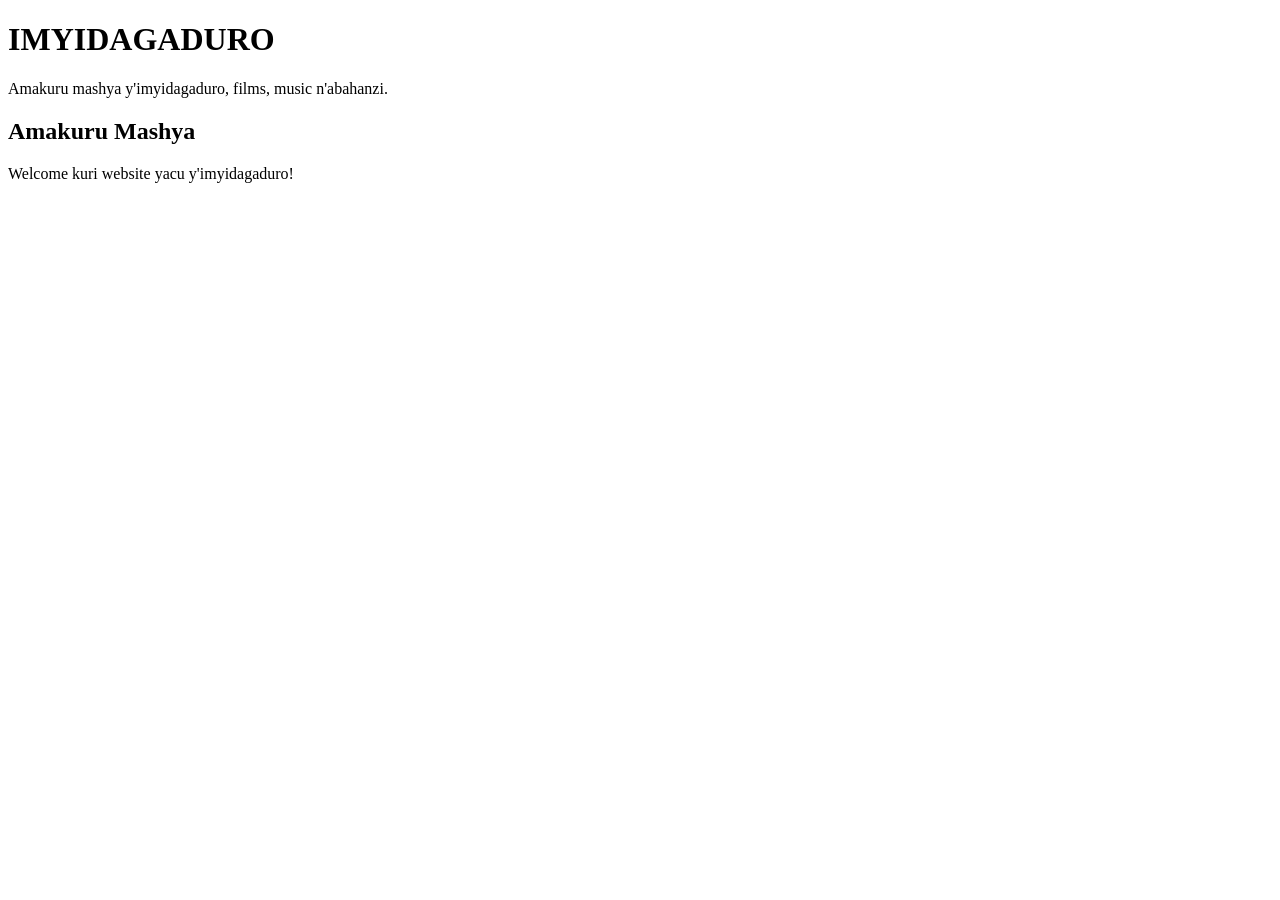
<file: BENJAMIN.html>
<!DOCTYPE html>
<html lang="en">
<head>
    <meta charset="UTF-8">
    <meta name="viewport" content="width=device-width, initial-scale=1.0">
    <title>Imyidagaduro</title>
</head>

<body>

    <h1>IMYIDAGADURO</h1>

    <p>Amakuru mashya y'imyidagaduro, films, music n'abahanzi.</p>

    <h2>Amakuru Mashya</h2>

    <p>Welcome kuri website yacu y'imyidagaduro!</p>

</body>
</html>
</file>
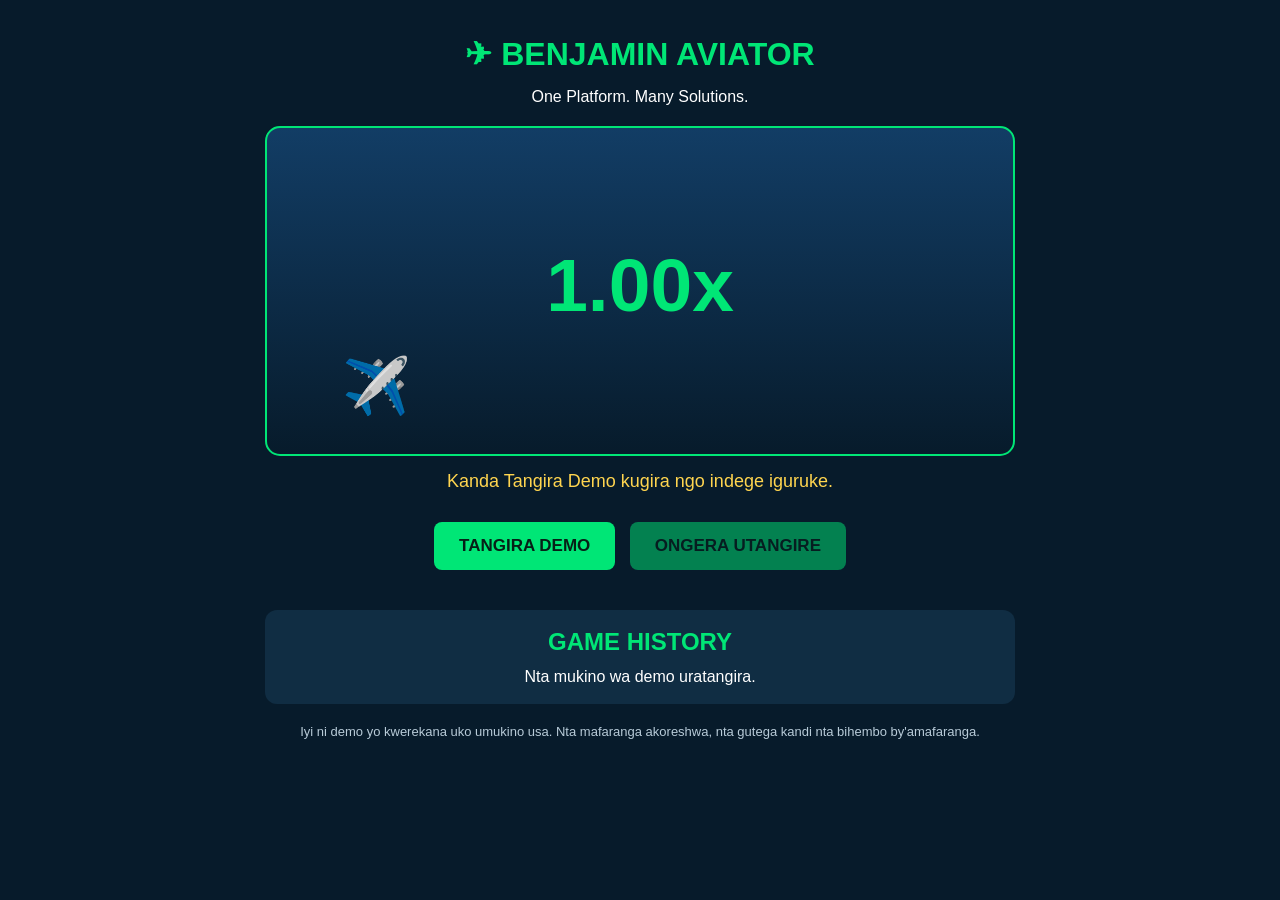
<file: benjaminaviator.html>
<!DOCTYPE html>
<html lang="rw">
<head>
<meta charset="UTF-8">
<meta name="viewport" content="width=device-width, initial-scale=1.0">
<title>BENJAMIN AVIATOR DEMO</title>
<style>
*{box-sizing:border-box;margin:0;padding:0}
body{font-family:Arial,sans-serif;background:#071b2b;color:white;text-align:center;padding:20px}
.container{max-width:750px;margin:auto}
h1{color:#00e676;margin:15px 0}
.game{position:relative;height:330px;margin-top:20px;border:2px solid #00e676;border-radius:15px;overflow:hidden;background:linear-gradient(180deg,#123d65,#071b2b)}
.multiplier{position:absolute;top:35%;width:100%;font-size:clamp(40px,10vw,75px);font-weight:bold;color:#00e676}
.plane{position:absolute;left:10%;bottom:35px;font-size:55px;transition:left .2s linear,bottom .2s linear}
button{background:#00e676;color:#062017;border:none;padding:14px 25px;margin:15px 5px;border-radius:8px;font-size:17px;font-weight:bold;cursor:pointer}
button:disabled{opacity:.5;cursor:not-allowed}
.status{margin:15px;color:#ffd54f;font-size:18px}
.history{margin-top:25px;background:#102d43;padding:18px;border-radius:12px}
.history h2{color:#00e676;margin-bottom:12px}
.history-item{padding:10px;border-bottom:1px solid #345}
.notice{margin-top:20px;font-size:13px;color:#b8cbd8}
</style>
</head>
<body>
<div class="container">
<h1>✈ BENJAMIN AVIATOR</h1>
<p>One Platform. Many Solutions.</p>

<div class="game">
<div class="multiplier" id="multiplier">1.00x</div>
<div class="plane" id="plane">✈️</div>
</div>

<div class="status" id="status">Kanda Tangira Demo kugira ngo indege iguruke.</div>

<button id="startBtn" onclick="startGame()">TANGIRA DEMO</button>
<button id="resetBtn" onclick="resetGame()" disabled>ONGERA UTANGIRE</button>

<div class="history">
<h2>GAME HISTORY</h2>
<div id="history">Nta mukino wa demo uratangira.</div>
</div>

<p class="notice">
Iyi ni demo yo kwerekana uko umukino usa. Nta mafaranga akoreshwa,
nta gutega kandi nta bihembo by'amafaranga.
</p>
</div>

<script>
let timer = null;
let startTime = 0;
let round = 0;
let running = false;

const multiplier = document.getElementById("multiplier");
const plane = document.getElementById("plane");
const statusText = document.getElementById("status");
const startBtn = document.getElementById("startBtn");
const resetBtn = document.getElementById("resetBtn");
const historyBox = document.getElementById("history");

function startGame() {
  if (running) return;

  running = true;
  round++;
  startTime = Date.now();
  startBtn.disabled = true;
  resetBtn.disabled = true;
  statusText.textContent = "Indege iri kuguruka...";

  timer = setInterval(() => {
    const elapsed = (Date.now() - startTime) / 1000;
    const value = Math.min(100000, Math.pow(1.65, elapsed));

    multiplier.textContent = value.toFixed(2) + "x";

    const progress = Math.min(elapsed / 25, 1);
    plane.style.left = (10 + progress * 75) + "%";
    plane.style.bottom = (35 + progress * 180) + "px";

    if (value >= 100000) finishGame();
  }, 100);
}

function finishGame() {
  clearInterval(timer);
  running = false;
  multiplier.textContent = "100000.00x";
  statusText.textContent = "Demo irarangiye! Indege yageze ku mubare ntarengwa.";
  startBtn.disabled = true;
  resetBtn.disabled = false;

  const item = document.createElement("div");
  item.className = "history-item";
  item.textContent = "Round " + round + " — 100000.00x";
  historyBox.prepend(item);
}

function resetGame() {
  clearInterval(timer);
  running = false;

  multiplier.textContent = "1.00x";
  plane.style.left = "10%";
  plane.style.bottom = "35px";
  statusText.textContent = "Kanda Tangira Demo kugira ngo indege iguruke.";

  startBtn.disabled = false;
  resetBtn.disabled = true;
}
</script>
</body>
</html>
</file>
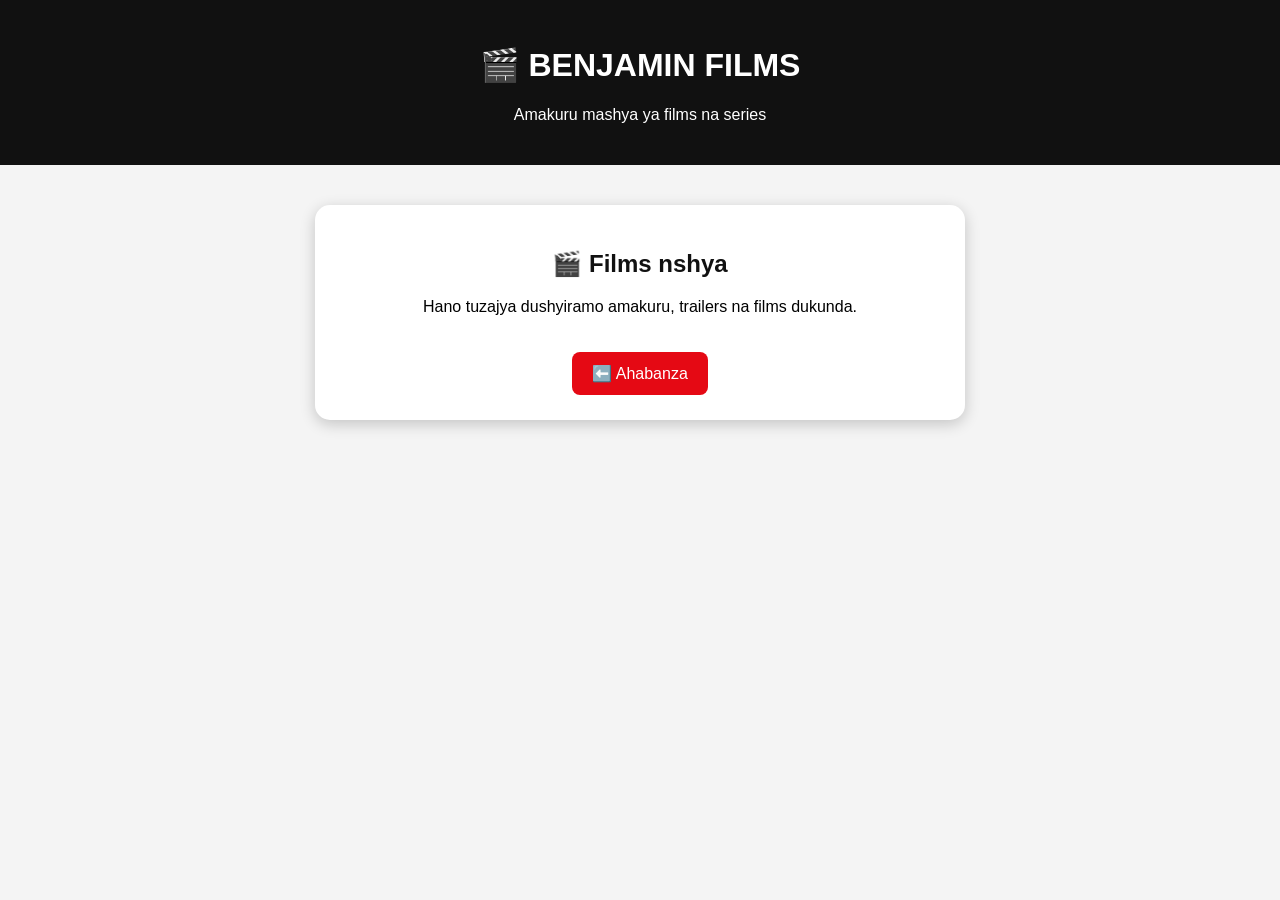
<file: films.html>
<!DOCTYPE html>
<html lang="rw">
<head>
    <meta charset="UTF-8">
    <meta name="viewport" content="width=device-width, initial-scale=1.0">
    <title>Films - BENJAMIN IMYIDAGADURO</title>

    <style>
        body {
            margin: 0;
            font-family: Arial, sans-serif;
            background: #f4f4f4;
            text-align: center;
        }

        header {
            background: #111;
            color: white;
            padding: 25px;
        }

        .film-box {
            background: white;
            width: 90%;
            max-width: 600px;
            margin: 40px auto;
            padding: 25px;
            border-radius: 15px;
            box-shadow: 0 4px 15px rgba(0,0,0,0.2);
        }

        .film-box h2 {
            color: #111;
        }

        .back {
            display: inline-block;
            margin-top: 20px;
            padding: 12px 20px;
            background: #e50914;
            color: white;
            text-decoration: none;
            border-radius: 8px;
        }
    </style>
</head>

<body>

<header>
    <h1>🎬 BENJAMIN FILMS</h1>
    <p>Amakuru mashya ya films na series</p>
</header>

<div class="film-box">

    <h2>🎬 Films nshya</h2>

    <p>
        Hano tuzajya dushyiramo amakuru,
        trailers na films dukunda.
    </p>

    <a href="index.html" class="back">⬅️ Ahabanza</a>

</div>

</body>
</html>
</file>
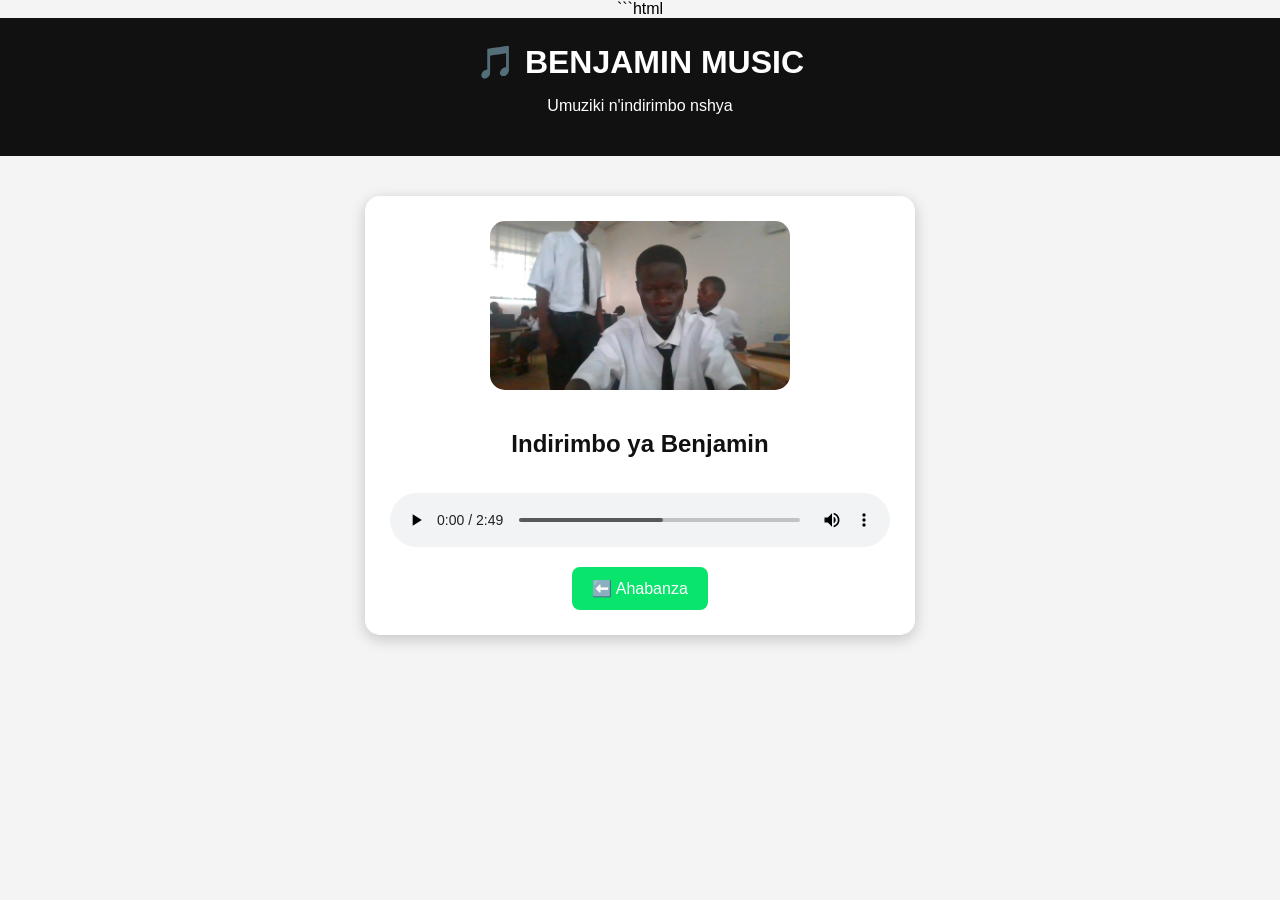
<file: music.html>
```html
<!DOCTYPE html>
<html lang="rw">
<head>
    <meta charset="UTF-8">
    <meta name="viewport" content="width=device-width, initial-scale=1.0">
    <title>Benjamin Music</title>

    <style>
        body {
            margin: 0;
            font-family: Arial, sans-serif;
            background: #f4f4f4;
            text-align: center;
        }

        header {
            background: #111;
            color: white;
            padding: 25px;
        }

        header h1 {
            margin: 0;
        }

        .music-box {
            background: rgb(255, 255, 255);
            width: 90%;
            max-width: 500px;
            margin: 40px auto;
            padding: 25px;
            border-radius: 15px;
            box-shadow: 0 4px 15px rgba(0, 0, 0, 0.2);
        }

        .cover {
            width: 300px;
            max-width: 100%;
            border-radius: 15px;
            margin-bottom: 20px;
        }

        h2 {
            color: #111;
        }

        audio {
            width: 100%;
            margin-top: 15px;
        }

        .back {
            display: inline-block;
            margin-top: 20px;
            padding: 12px 20px;
            background: #09e56c;
            color: white;
            text-decoration: none;
            border-radius: 8px;
        }

        .back:hover {
            background: #0688b0;
        }
    </style>
</head>

<body>

<header>
    <h1>🎵 BENJAMIN MUSIC</h1>
    <p>Umuziki n'indirimbo nshya</p>
</header>

<div class="music-box">

    <img src="caver.jpg" alt="Cover y'indirimbo" class="cover">

    <h2>Indirimbo ya Benjamin</h2>

    <audio controls>
        <source src="imyidagaduro.mp3" type="audio/mpeg">
        Browser yawe ntishobora gukina iyi ndirimbo.
    </audio>

    <br>

    <a href="index.html" class="back">⬅️ Ahabanza</a>

</div>

</body>
</html>
</file>
